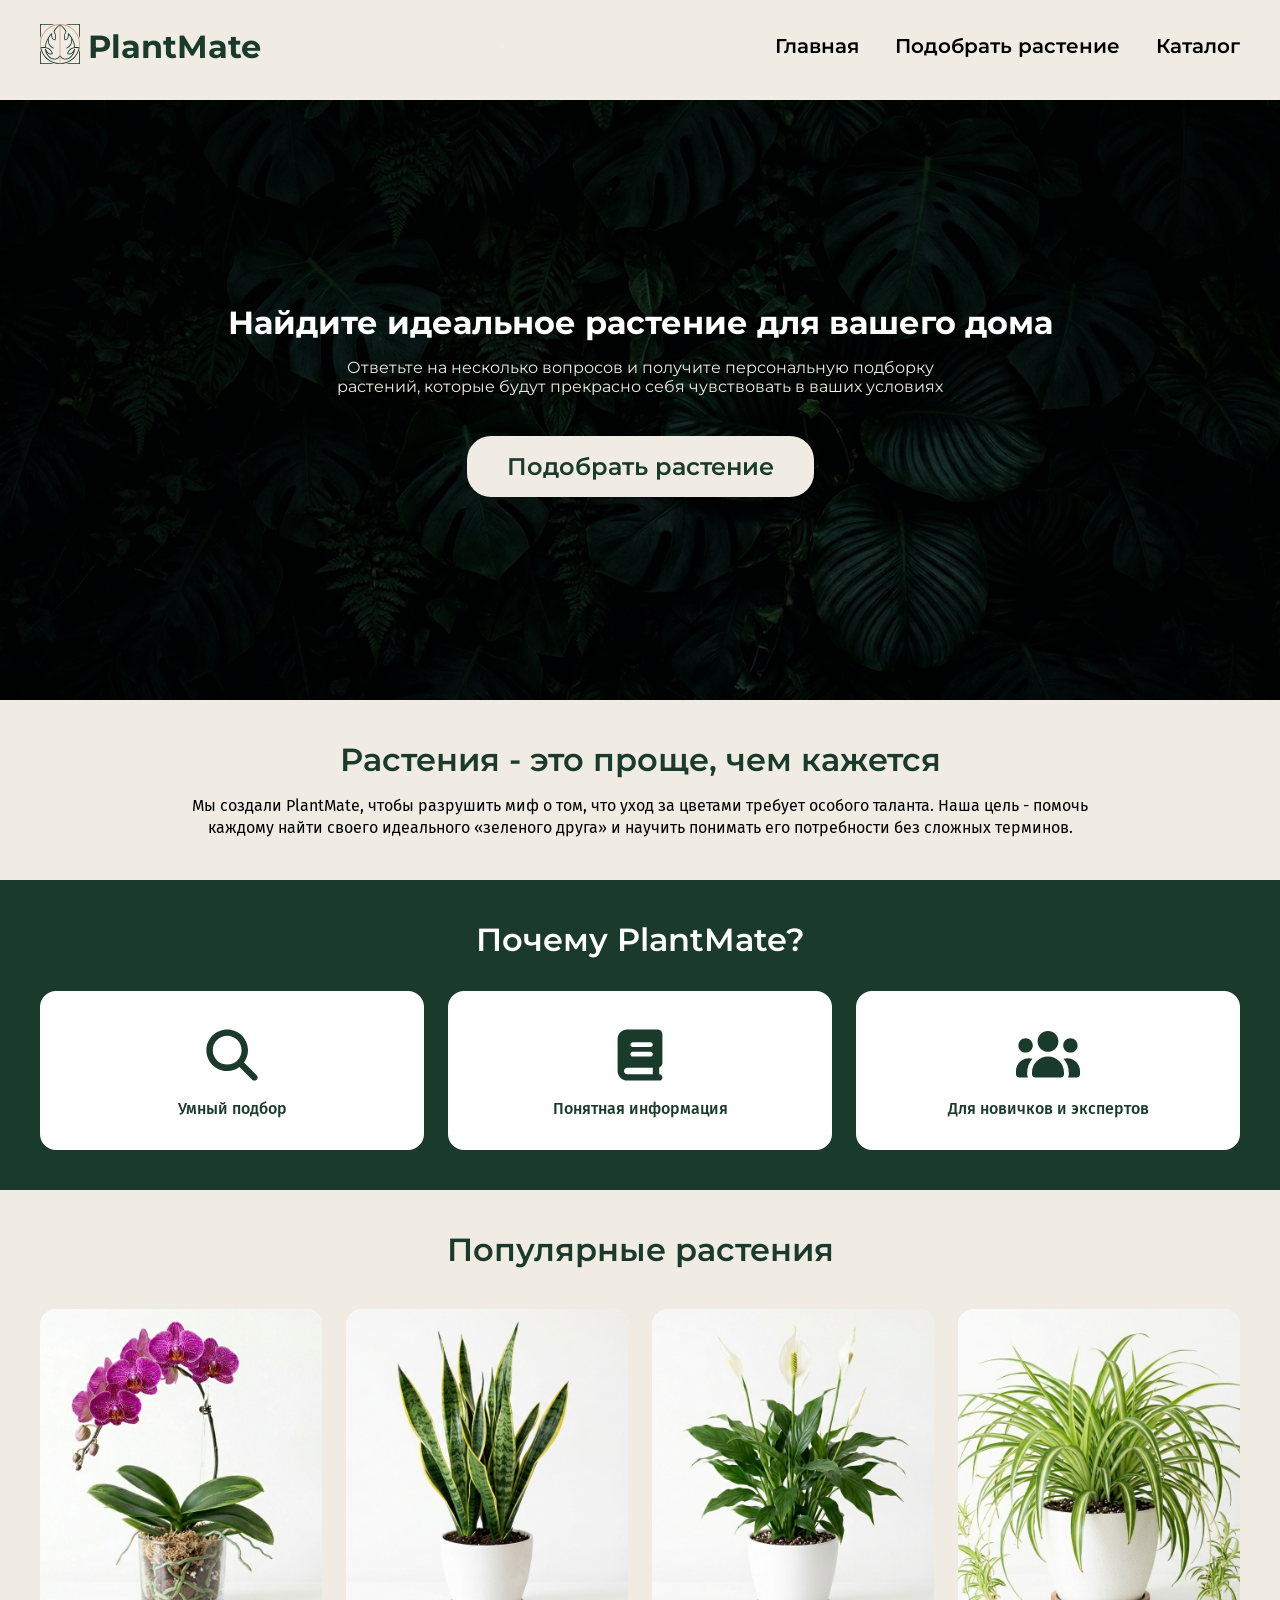
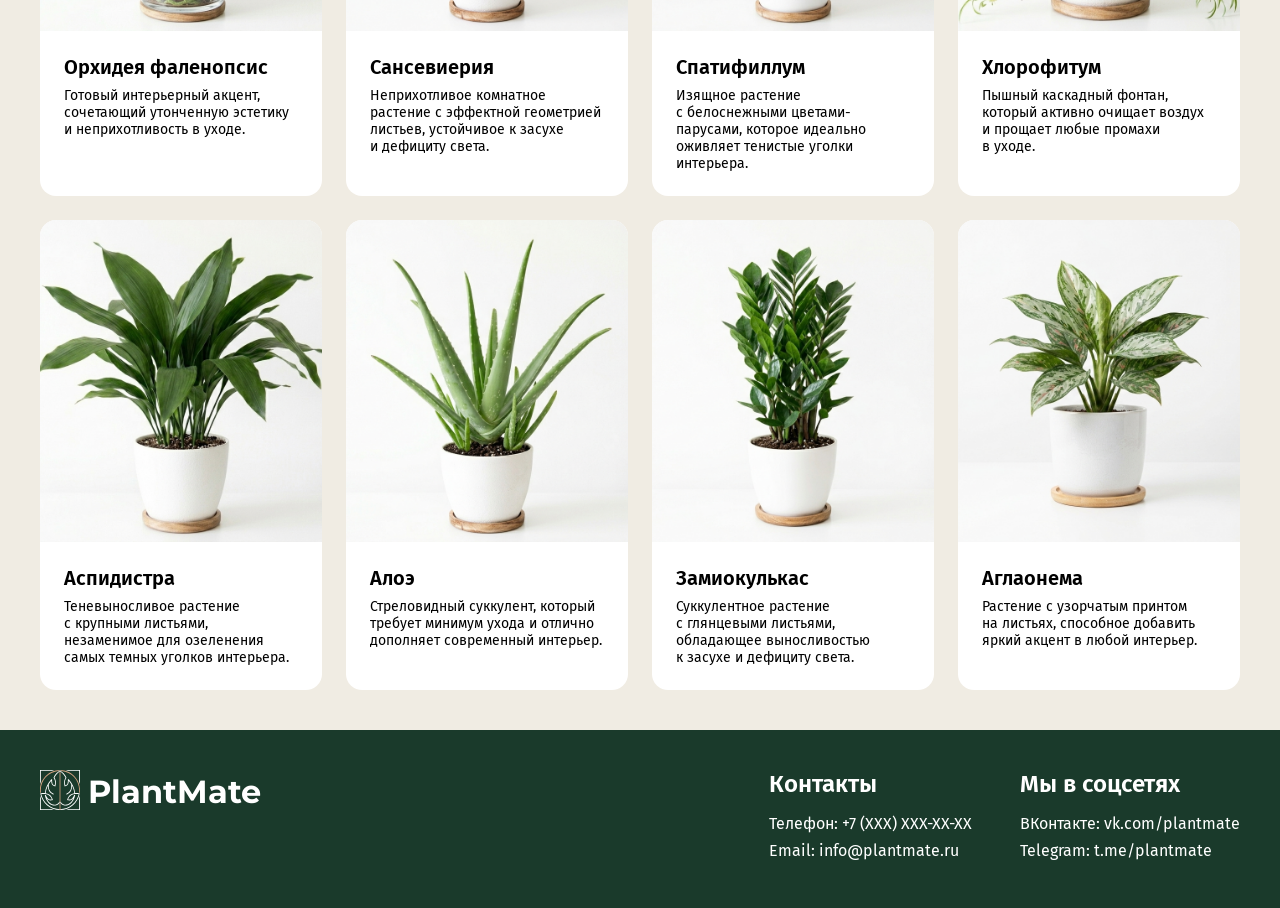
<file: Проект/index.html>
<!DOCTYPE html>
<html>
    <head>
        <meta charset="UTF-8">
        <meta name="viewport" content="width=device-width, initial-scale=1.0">
        <title>PlantMate - Найдите идеальное растение</title>
        <link rel="stylesheet" href="./styles/style.css">
        <meta name="keywords" content="подбор домашних растений, комнатные растения, неприхотливые комнатные растения,
                                       растения для дома, цветы в квартиру, какие растения выбрать, онлайн подбор растений,
                                       безопасные растения для кошек, безопасные растения для собак"/>
        <link rel="preconnect" href="https://fonts.googleapis.com">
        <link rel="preconnect" href="https://fonts.gstatic.com" crossorigin>
        <link href="https://fonts.googleapis.com/css2?family=Fira+Sans:wght@300;400;500;600;700;800&family=Montserrat:wght@400;500;600;700;800&display=swap" rel="stylesheet">
    </head>
    <body>
        <header class="header">
            <div class="container">
                <div class="logo">
                    <div class="logo-icon"><img src="./images/logo.svg" alt="Логотип" width="40" height="40"></div>
                    <span class="logo-text">PlantMate</span>
                </div>
                <button class="menu-toggle" id="menuToggle">
                    <span></span>
                    <span></span>
                    <span></span>
                </button>
                <nav class="nav" id="mainNav">
                    <a href="">Главная</a>
                    <a href="./quiz.html">Подобрать растение</a>
                    <a href="./catalog.html">Каталог</a>
                </nav>
            </div>
        </header>
        <main>
            <section class="hero">
                <h1>Найдите идеальное растение для&nbsp;вашего дома</h1>
                <div class="hero-info">
                    <p>Ответьте на&nbsp;несколько вопросов и&nbsp;получите персональную подборку растений, которые будут прекрасно себя чувствовать в&nbsp;ваших&nbsp;условиях</p>
                </div>
                <a class="btn-main" href="./quiz.html">Подобрать растение</a>
            </section>

            <section class="about-us">
                <h2>Растения - это проще, чем&nbsp;кажется</h2>
                <p>Мы создали PlantMate, чтобы разрушить миф о&nbsp;том, что&nbsp;уход за&nbsp;цветами требует особого таланта. Наша&nbsp;цель - помочь каждому найти своего идеального «зеленого друга» и&nbsp;научить понимать его потребности без&nbsp;сложных терминов.</p>
            </section>

            <section class="features">
                <h2>Почему PlantMate?</h2>
                <div class="features-grid">
                    <div class="feature-card">
                        <div class="icon"><img src="./images/magnifying-glass.svg" width="64" height="64"></div>
                        <p>Умный подбор</p>
                    </div>
                    <div class="feature-card">
                        <div class="icon"><img src="./images/book.svg" width="64" height="64"></div>
                        <p>Понятная информация</p>
                    </div>
                    <div class="feature-card">
                        <div class="icon"><img src="./images/users.svg" width="64" height="64"></div>
                        <p>Для новичков и экспертов</p>
                    </div>
                </div>
            </section>

            <section class="catalog">
                <h2>Популярные растения</h2>
                    <div class="plants-grid plants-slider">
                        <a href="./plant.html?id=orchid" class="plant-card">
                            <img src="./images/orchid.png" alt="Орхидея фаленопсис">
                            <div class="plant-info">
                                <h3>Орхидея фаленопсис</h3>
                                <p>Готовый интерьерный акцент, сочетающий утонченную эстетику и&nbsp;неприхотливость в&nbsp;уходе.</p>
                            </div>
                        </a>
                        <a href="./plant.html?id=sansevieria" class="plant-card">
                            <img src="./images/sansevieria.png" alt="Сансевиерия">
                            <div class="plant-info">
                                <h3>Сансевиерия</h3>
                                <p>Неприхотливое комнатное растение с&nbsp;эффектной геометрией листьев, устойчивое к&nbsp;засухе и&nbsp;дефициту света.</p>
                            </div>
                        </a>
                        <a href="./plant.html?id=spathiphyllum" class="plant-card">
                            <img src="./images/spathiphyllum.png" alt="Спатифиллум">
                            <div class="plant-info">
                                <h3>Спатифиллум</h3>
                                <p>Изящное растение с&nbsp;белоснежными цветами-парусами, которое идеально оживляет тенистые уголки интерьера.</p>
                            </div>
                        </a>
                        <a href="./plant.html?id=chlorophytum" class="plant-card">
                            <img src="./images/chlorophytum.png" alt="Хлорофитум">
                            <div class="plant-info">
                                <h3>Хлорофитум</h3>
                                <p>Пышный каскадный фонтан, который активно очищает воздух и&nbsp;прощает любые промахи в&nbsp;уходе.</p>
                            </div>
                        </a>
                        <a href="./plant.html?id=aspidistra" class="plant-card">
                            <img src="./images/aspidistra.png" alt="Аспидистра">
                            <div class="plant-info">
                                <h3>Аспидистра</h3>
                                <p>Теневыносливое растение с&nbsp;крупными листьями, незаменимое для&nbsp;озеленения самых темных уголков интерьера.</p>
                            </div>
                        </a>
                        <a href="./plant.html?id=aloe" class="plant-card">
                            <img src="./images/aloe.png" alt="Алоэ">
                            <div class="plant-info">
                                <h3>Алоэ</h3>
                                <p>Стреловидный суккулент, который требует минимум ухода и&nbsp;отлично дополняет современный интерьер.</p>
                            </div>
                        </a>
                        <a href="./plant.html?id=zamioculcas" class="plant-card">
                            <img src="./images/zamioculcas.png" alt="Замиокулькас">
                            <div class="plant-info">
                                <h3>Замиокулькас</h3>
                                <p>Суккулентное растение с&nbsp;глянцевыми листьями, обладающее выносливостью к&nbsp;засухе и&nbsp;дефициту света.</p>
                            </div>
                        </a>
                        <a href="./plant.html?id=aglaonema" class="plant-card">
                            <img src="./images/aglaonema.png" alt="Аглаонема">
                            <div class="plant-info">
                                <h3>Аглаонема</h3>
                                <p>Растение с&nbsp;узорчатым принтом на&nbsp;листьях, способное добавить яркий акцент в&nbsp;любой интерьер.</p>
                            </div>
                        </a>
                    </div>
                </section>
        </main>

        <footer class="footer">
            <div class="container">
                <div class="logo">
                    <div class="logo-icon"><img src="./images/logo-white.svg" alt="Логотип" width="40" height="40"></div>
                    <span class="logo-text">PlantMate</span>
                </div>
                <div class="contacts">
                    <div class="contact-us">
                        <h3>Контакты</h3>
                        <div class="contacts-container">
                            <p>Телефон: +7 (XXX) XXX-XX-XX</p>
                            <p>Email: info@plantmate.ru</p>
                        </div>
                    </div>
                    <div class="contact-us">
                        <h3>Мы в соцсетях</h3>
                        <div class="contacts-container">
                            <p>ВКонтакте: <span class="link">vk.com/plantmate</span></p>
                            <p>Telegram: <span class="link">t.me/plantmate</span></p>
                        </div>
                    </div>
                </div>
            </div>
        </footer>

        <script>
            const menuToggle = document.getElementById('menuToggle');
                const mainNav = document.getElementById('mainNav');
                
                if (menuToggle && mainNav) {
                    menuToggle.addEventListener('click', function() {
                        menuToggle.classList.toggle('active');
                        mainNav.classList.toggle('active');
                        document.body.classList.toggle('menu-open');
                    });
                    
                    const navLinks = mainNav.querySelectorAll('a');
                    
                    navLinks.forEach(link => {
                        link.addEventListener('click', function() {
                            menuToggle.classList.remove('active');
                            mainNav.classList.remove('active');
                            document.body.classList.remove('menu-open');
                        });
                    });
                }
        </script>
    </body>
</html>
</file>
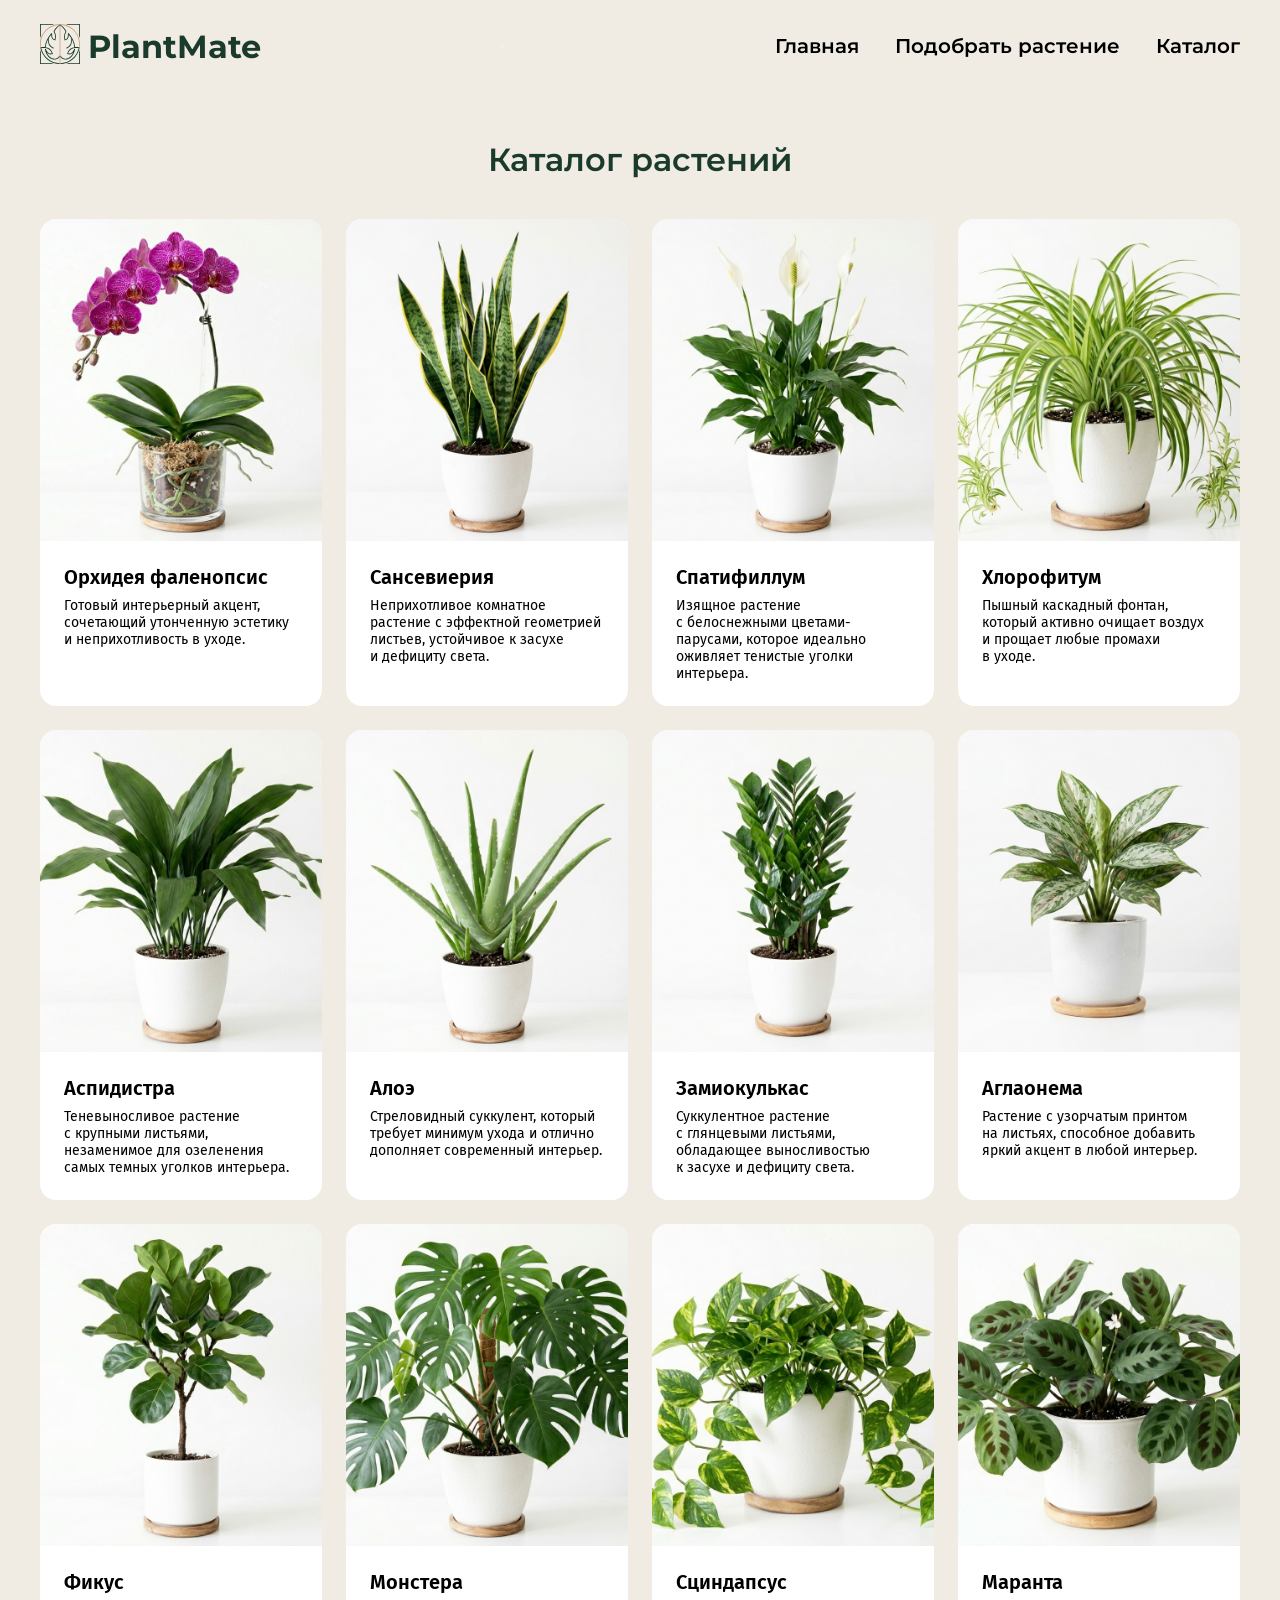
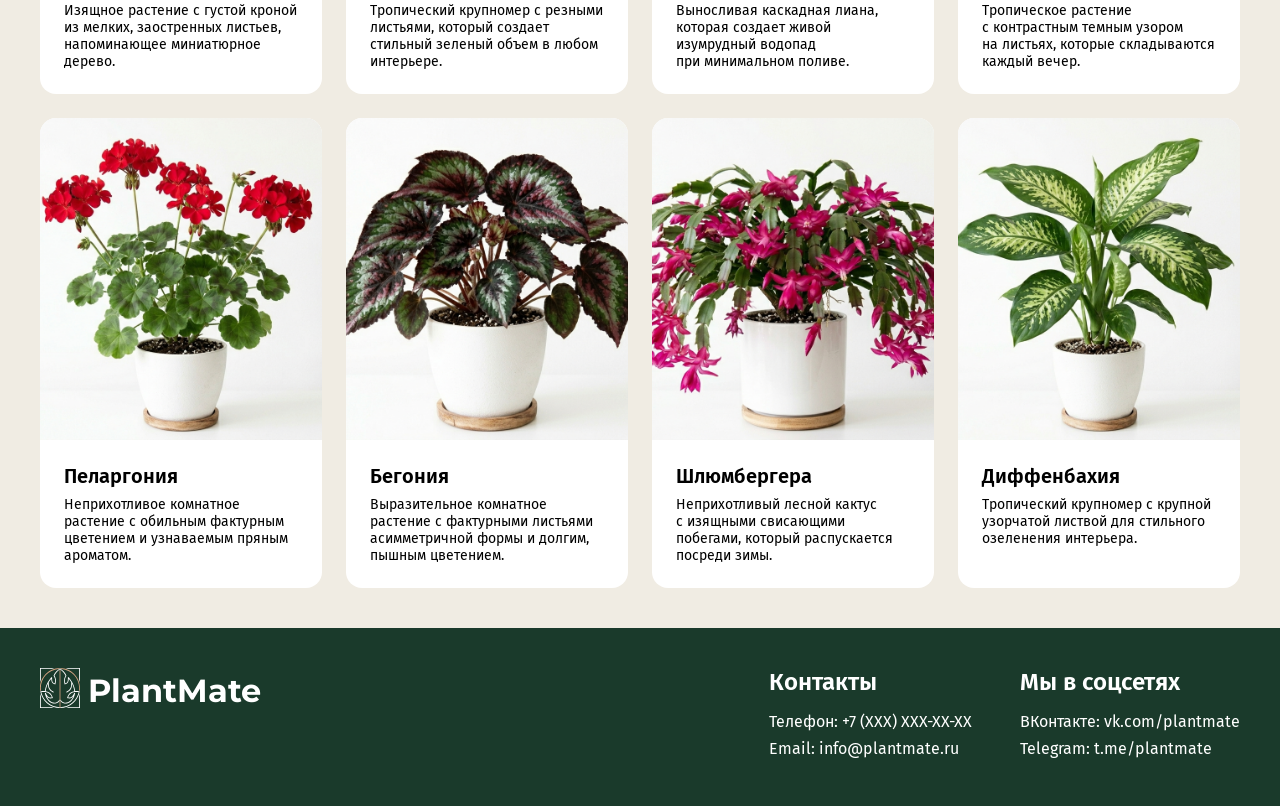
<file: Проект/catalog.html>
<!DOCTYPE html>
<html>
    <head>
        <meta charset="UTF-8">
        <meta name="viewport" content="width=device-width, initial-scale=1.0">
        <title>PlantMate - Каталог</title>
        <link rel="stylesheet" href="./styles/style.css">
        <link rel="preconnect" href="https://fonts.googleapis.com">
        <link rel="preconnect" href="https://fonts.gstatic.com" crossorigin>
        <link href="https://fonts.googleapis.com/css2?family=Fira+Sans:wght@300;400;500;600;700;800&family=Montserrat:wght@400;500;600;700;800&display=swap" rel="stylesheet">
    </head>
    <body>
        <header class="header">
            <div class="container">
                <div class="logo">
                    <div class="logo-icon"><img src="./images/logo.svg" alt="Логотип" width="40" height="40"></div>
                    <span class="logo-text">PlantMate</span>
                </div>
                <button class="menu-toggle" id="menuToggle">
                    <span></span>
                    <span></span>
                    <span></span>
                </button>
                <nav class="nav" id="mainNav">
                    <a href="./index.html">Главная</a>
                    <a href="./quiz.html">Подобрать растение</a>
                    <a href="./catalog.html">Каталог</a>
                </nav>
            </div>
        </header>
        <main class="catalog catalog-page">
            <h2>Каталог растений</h2>
            <div class="plants-grid">
                <a href="./plant.html?id=orchid" class="plant-card">
                    <img src="./images/orchid.png" alt="Орхидея фаленопсис">
                    <div class="plant-info">
                        <h3>Орхидея фаленопсис</h3>
                        <p>Готовый интерьерный акцент, сочетающий утонченную эстетику и&nbsp;неприхотливость в&nbsp;уходе.</p>
                    </div>
                </a>
                <a href="./plant.html?id=sansevieria" class="plant-card">
                    <img src="./images/sansevieria.png" alt="Сансевиерия">
                    <div class="plant-info">
                        <h3>Сансевиерия</h3>
                        <p>Неприхотливое комнатное растение с&nbsp;эффектной геометрией листьев, устойчивое к&nbsp;засухе и&nbsp;дефициту света.</p>
                    </div>
                </a>
                <a href="./plant.html?id=spathiphyllum" class="plant-card">
                    <img src="./images/spathiphyllum.png" alt="Спатифиллум">
                    <div class="plant-info">
                        <h3>Спатифиллум</h3>
                        <p>Изящное растение с&nbsp;белоснежными цветами-парусами, которое идеально оживляет тенистые уголки интерьера.</p>
                    </div>
                </a>
                <a href="./plant.html?id=chlorophytum" class="plant-card">
                    <img src="./images/chlorophytum.png" alt="Хлорофитум">
                    <div class="plant-info">
                        <h3>Хлорофитум</h3>
                        <p>Пышный каскадный фонтан, который активно очищает воздух и&nbsp;прощает любые промахи в&nbsp;уходе.</p>
                    </div>
                </a>
                <a href="./plant.html?id=aspidistra" class="plant-card">
                    <img src="./images/aspidistra.png" alt="Аспидистра">
                    <div class="plant-info">
                        <h3>Аспидистра</h3>
                        <p>Теневыносливое растение с&nbsp;крупными листьями, незаменимое для&nbsp;озеленения самых темных уголков интерьера.</p>
                    </div>
                </a>
                <a href="./plant.html?id=aloe" class="plant-card">
                    <img src="./images/aloe.png" alt="Алоэ">
                    <div class="plant-info">
                        <h3>Алоэ</h3>
                        <p>Стреловидный суккулент, который требует минимум ухода и&nbsp;отлично дополняет современный интерьер.</p>
                    </div>
                </a>
                <a href="./plant.html?id=zamioculcas" class="plant-card">
                    <img src="./images/zamioculcas.png" alt="Замиокулькас">
                    <div class="plant-info">
                        <h3>Замиокулькас</h3>
                        <p>Суккулентное растение с&nbsp;глянцевыми листьями, обладающее выносливостью к&nbsp;засухе и&nbsp;дефициту света.</p>
                    </div>
                </a>
                <a href="./plant.html?id=aglaonema" class="plant-card">
                    <img src="./images/aglaonema.png" alt="Аглаонема">
                    <div class="plant-info">
                        <h3>Аглаонема</h3>
                        <p>Растение с&nbsp;узорчатым принтом на&nbsp;листьях, способное добавить яркий акцент в&nbsp;любой интерьер.</p>
                    </div>
                </a>
                <a href="./plant.html?id=ficus" class="plant-card">
                    <img src="./images/ficus.png" alt="Фикус">
                    <div class="plant-info">
                        <h3>Фикус</h3>
                        <p>Изящное растение с&nbsp;густой кроной из&nbsp;мелких, заостренных листьев, напоминающее миниатюрное дерево.</p>
                    </div>
                </a>
                <a href="./plant.html?id=monstera" class="plant-card">
                    <img src="./images/monstera.png" alt="Монстера">
                    <div class="plant-info">
                        <h3>Монстера</h3>
                        <p>Тропический крупномер с&nbsp;резными листьями, который создает стильный зеленый объем в&nbsp;любом интерьере.</p>
                    </div>
                </a>
                <a href="./plant.html?id=scindapsus" class="plant-card">
                    <img src="./images/scindapsus.png" alt="Сциндапсус">
                    <div class="plant-info">
                        <h3>Сциндапсус</h3>
                        <p>Выносливая каскадная лиана, которая создает живой изумрудный водопад при&nbsp;минимальном поливе.</p>
                    </div>
                </a>
                <a href="./plant.html?id=maranta" class="plant-card">
                    <img src="./images/maranta.png" alt="Маранта">
                    <div class="plant-info">
                        <h3>Маранта</h3>
                        <p>Тропическое растение с&nbsp;контрастным темным узором на&nbsp;листьях, которые складываются каждый вечер.</p>
                    </div>
                </a>
                <a href="./plant.html?id=pelargonium" class="plant-card">
                    <img src="./images/pelargonium.png" alt="Пеларгония">
                    <div class="plant-info">
                        <h3>Пеларгония</h3>
                        <p>Неприхотливое комнатное растение с&nbsp;обильным фактурным цветением и&nbsp;узнаваемым пряным ароматом.</p>
                    </div>
                </a>
                <a href="./plant.html?id=begonia" class="plant-card">
                    <img src="./images/begonia.png" alt="Бегония">
                    <div class="plant-info">
                        <h3>Бегония</h3>
                        <p>Выразительное комнатное растение с&nbsp;фактурными листьями асимметричной формы и&nbsp;долгим, пышным цветением.</p>
                    </div>
                </a>
                <a href="./plant.html?id=schlumbergera" class="plant-card">
                    <img src="./images/schlumbergera.png" alt="Шлюмбергера">
                    <div class="plant-info">
                        <h3>Шлюмбергера</h3>
                        <p>Неприхотливый лесной кактус с&nbsp;изящными свисающими побегами, который распускается посреди зимы.</p>
                    </div>
                </a>
                <a href="./plant.html?id=dieffenbachia" class="plant-card">
                    <img src="./images/dieffenbachia.png" alt="Диффенбахия">
                    <div class="plant-info">
                        <h3>Диффенбахия</h3>
                        <p>Тропический крупномер с&nbsp;крупной узорчатой листвой для&nbsp;стильного озеленения интерьера.</p>
                    </div>
                </a>
            </div>
        </main>
        
        <footer class="footer">
            <div class="container">
                <div class="logo">
                    <div class="logo-icon"><img src="./images/logo-white.svg" alt="Логотип" width="40" height="40"></div>
                    <span class="logo-text">PlantMate</span>
                </div>
                <div class="contacts">
                    <div class="contact-us">
                        <h3>Контакты</h3>
                        <div class="contacts-container">
                            <p>Телефон: +7 (XXX) XXX-XX-XX</p>
                            <p>Email: info@plantmate.ru</p>
                        </div>
                    </div>
                    <div class="contact-us">
                        <h3>Мы в соцсетях</h3>
                        <div class="contacts-container">
                            <p>ВКонтакте: <span class="link">vk.com/plantmate</span></p>
                            <p>Telegram: <span class="link">t.me/plantmate</span></p>
                        </div>
                    </div>
                </div>
            </div>
        </footer>

            <script>
                const menuToggle = document.getElementById('menuToggle');
                const mainNav = document.getElementById('mainNav');
                
                if (menuToggle && mainNav) {
                    menuToggle.addEventListener('click', function() {
                        menuToggle.classList.toggle('active');
                        mainNav.classList.toggle('active');
                        document.body.classList.toggle('menu-open');
                    });
                    
                    const navLinks = mainNav.querySelectorAll('a');
                    
                    navLinks.forEach(link => {
                        link.addEventListener('click', function() {
                            menuToggle.classList.remove('active');
                            mainNav.classList.remove('active');
                            document.body.classList.remove('menu-open');
                        });
                    });
                }
        </script>
    </body>
</html>
</file>
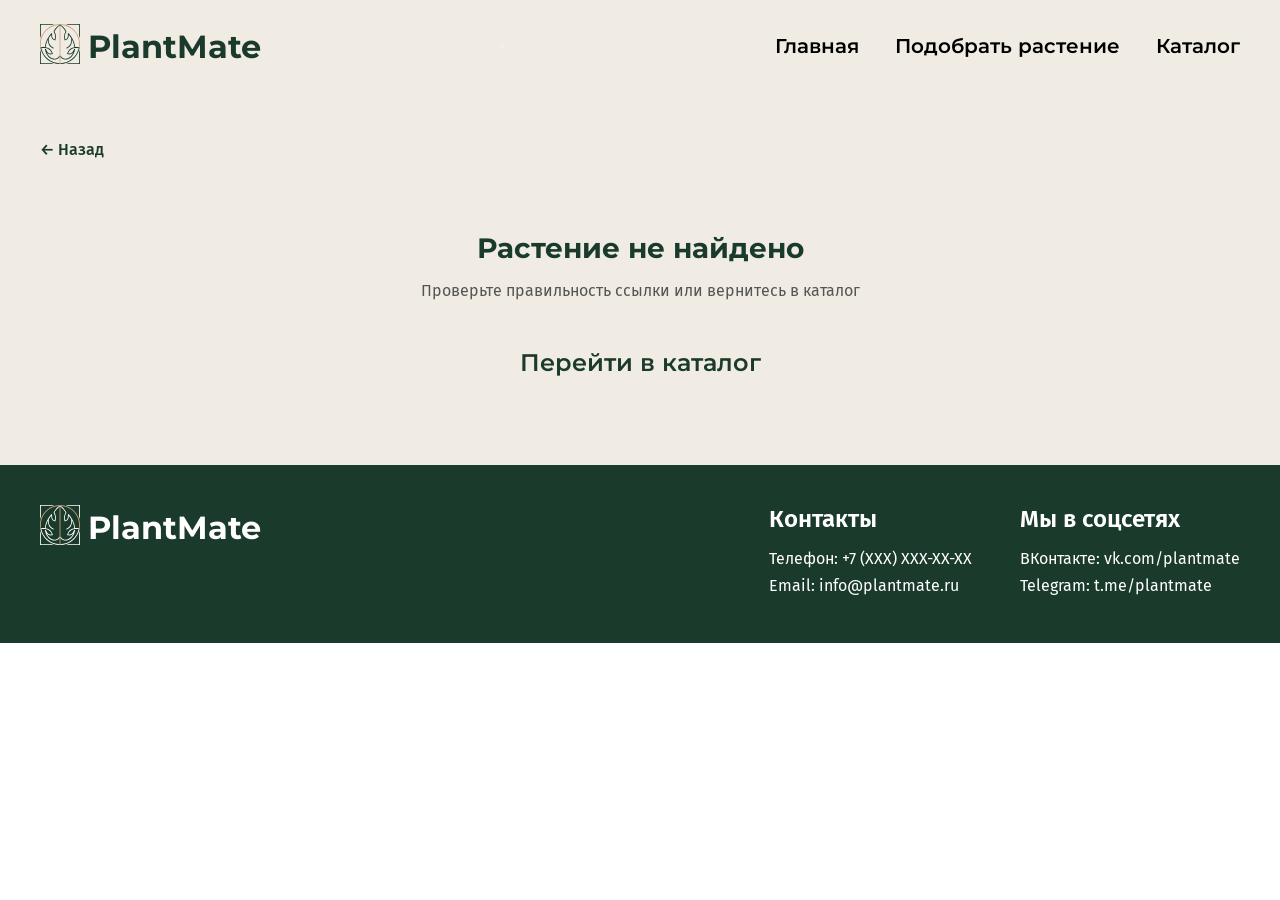
<file: Проект/plant.html>
<!DOCTYPE html>
<html>
    <head>
        <meta charset="UTF-8">
        <meta name="viewport" content="width=device-width, initial-scale=1.0">
        <title>PlantMate - Информация о растении</title>
        <link rel="stylesheet" href="./styles/style.css">
        <link rel="preconnect" href="https://fonts.googleapis.com">
        <link rel="preconnect" href="https://fonts.gstatic.com" crossorigin>
        <link href="https://fonts.googleapis.com/css2?family=Fira+Sans:wght@300;400;500;600;700;800&family=Montserrat:wght@400;500;600;700;800&display=swap" rel="stylesheet">
    </head>
    <body>
        <header class="header">
            <div class="container">
                <div class="logo">
                    <div class="logo-icon"><img src="./images/logo.svg" alt="Логотип" width="40" height="40"></div>
                    <span class="logo-text">PlantMate</span>
                </div>
                <button class="menu-toggle" id="menuToggle">
                    <span></span>
                    <span></span>
                    <span></span>
                </button>
                <nav class="nav" id="mainNav">
                    <a href="./index.html">Главная</a>
                    <a href="./quiz.html">Подобрать растение</a>
                    <a href="./catalog.html">Каталог</a>
                </nav>
            </div>
        </header>

        <main>
            <div class="plant-detail" id="plantDetail">
            </div>
        </main>

        <footer class="footer">
            <div class="container">
                <div class="logo">
                    <div class="logo-icon"><img src="./images/logo-white.svg" alt="Логотип" width="40" height="40"></div>
                    <span class="logo-text">PlantMate</span>
                </div>
                <div class="contacts">
                    <div class="contact-us">
                        <h3>Контакты</h3>
                        <div class="contacts-container">
                            <p>Телефон: +7 (XXX) XXX-XX-XX</p>
                            <p>Email: info@plantmate.ru</p>
                        </div>
                    </div>
                    <div class="contact-us">
                        <h3>Мы в соцсетях</h3>
                        <div class="contacts-container">
                            <p>ВКонтакте: <span class="link">vk.com/plantmate</span></p>
                            <p>Telegram: <span class="link">t.me/plantmate</span></p>
                        </div>
                    </div>
                </div>
            </div>
        </footer>

        <script src="./scripts/plants-data.js"></script>
        <script src="./scripts/plant-detail.js"></script>
        <script>
            const menuToggle = document.getElementById('menuToggle');
                const mainNav = document.getElementById('mainNav');
                
                if (menuToggle && mainNav) {
                    menuToggle.addEventListener('click', function() {
                        menuToggle.classList.toggle('active');
                        mainNav.classList.toggle('active');
                        document.body.classList.toggle('menu-open');
                    });
                    
                    const navLinks = mainNav.querySelectorAll('a');
                    
                    navLinks.forEach(link => {
                        link.addEventListener('click', function() {
                            menuToggle.classList.remove('active');
                            mainNav.classList.remove('active');
                            document.body.classList.remove('menu-open');
                        });
                    });
                }
        </script>
    
    </body>
</html>
</file>
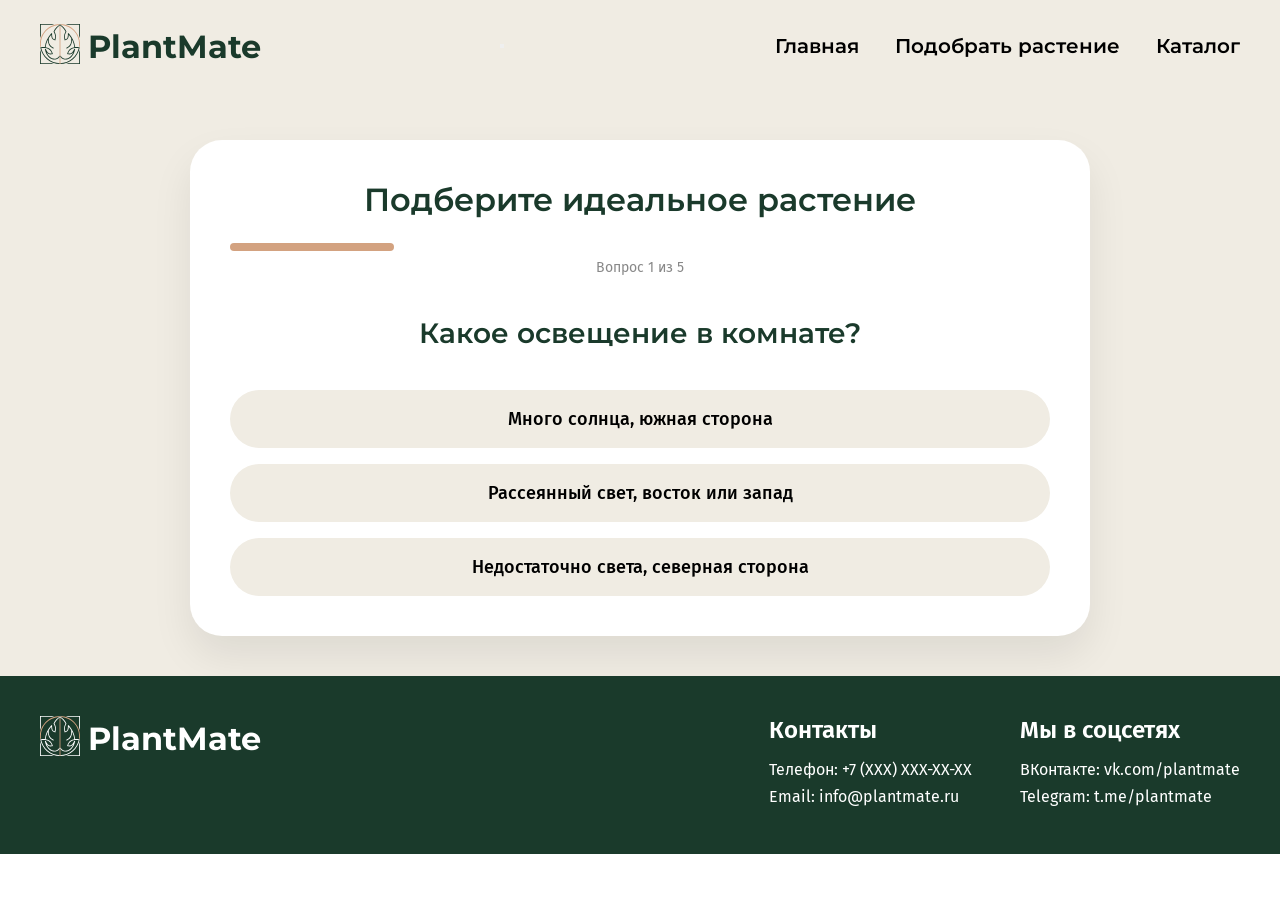
<file: Проект/quiz.html>
<!DOCTYPE html>
<html>
    <head>
        <meta charset="UTF-8">
        <meta name="viewport" content="width=device-width, initial-scale=1.0">
        <title>PlantMate - Подбор растений</title>
        <link rel="stylesheet" href="./styles/style.css">
        <link rel="preconnect" href="https://fonts.googleapis.com">
        <link rel="preconnect" href="https://fonts.gstatic.com" crossorigin>
        <link href="https://fonts.googleapis.com/css2?family=Fira+Sans:wght@300;400;500;600;700;800&family=Montserrat:wght@400;500;600;700;800&display=swap" rel="stylesheet">
    </head>
    <body>
        <header class="header">
            <div class="container">
                <div class="logo">
                    <div class="logo-icon"><img src="./images/logo.svg" alt="Логотип" width="40" height="40"></div>
                    <span class="logo-text">PlantMate</span>
                </div>
                <button class="menu-toggle" id="menuToggle">
                    <span></span>
                    <span></span>
                    <span></span>
                </button>
                <nav class="nav" id="mainNav">
                    <a href="./index.html">Главная</a>
                    <a href="">Подобрать растение</a>
                    <a href="./catalog.html">Каталог</a>
                </nav>
            </div>
        </header>

        <main>
            <div class="quiz-container" id="quizContainer">
            </div>
        </main>

        <footer class="footer">
            <div class="container">
                <div class="logo">
                    <div class="logo-icon"><img src="./images/logo-white.svg" alt="Логотип" width="40" height="40"></div>
                    <span class="logo-text">PlantMate</span>
                </div>
                <div class="contacts">
                    <div class="contact-us">
                        <h3>Контакты</h3>
                        <div class="contacts-container">
                            <p>Телефон: +7 (XXX) XXX-XX-XX</p>
                            <p>Email: info@plantmate.ru</p>
                        </div>
                    </div>
                    <div class="contact-us">
                        <h3>Мы в соцсетях</h3>
                        <div class="contacts-container">
                            <p>ВКонтакте: <span class="link">vk.com/plantmate</span></p>
                            <p>Telegram: <span class="link">t.me/plantmate</span></p>
                        </div>
                    </div>
                </div>
            </div>
        </footer>

        <script src="./scripts/plants-data.js"></script>
        <script src="./scripts/quiz.js"></script>
        <script>
            const menuToggle = document.getElementById('menuToggle');
                const mainNav = document.getElementById('mainNav');
                
                if (menuToggle && mainNav) {
                    menuToggle.addEventListener('click', function() {
                        menuToggle.classList.toggle('active');
                        mainNav.classList.toggle('active');
                        document.body.classList.toggle('menu-open');
                    });
                    
                    const navLinks = mainNav.querySelectorAll('a');
                    
                    navLinks.forEach(link => {
                        link.addEventListener('click', function() {
                            menuToggle.classList.remove('active');
                            mainNav.classList.remove('active');
                            document.body.classList.remove('menu-open');
                        });
                    });
                }
        </script>
    </body>
</html>
</file>
<file: Проект/styles/style.css>
:root {
    --primary-color: #F0ECE3;
    --secondary-color: #1A3A2B;
    --accent-color: #D3A280;
    --unit: 8px;
    --font-primary: 'Montserrat', sans-serif;
    --font-secondary: 'Fira Sans', sans-serif;
}

* {
    margin: 0;
    padding: 0;
    box-sizing: border-box;
}

body {
    background-color: white;
    max-width: 1440px;
    margin: 0 auto;
}

.container {
    margin: 0 auto;
}

.header {
    font-family: var(--font-primary);
    align-items: flex-start;
    padding: calc(var(--unit)*3) calc(var(--unit)*5);
    width: 100%;
    height: 100px;
    background: var(--primary-color);
    position: sticky;
    top: 0;
    z-index: 1000;
}

.header .container {
    display: flex;
    justify-content: space-between;
    align-items: center;
}

.header .logo {
    display: flex;
    align-items: center;
    gap: var(--unit);
}

.header .logo-text {
    font-weight: 700;
    font-size: 32px;
    color: var(--secondary-color);
}

.nav a {
    text-decoration: none;
    color: black;
    margin-left: 32px;
    font-style: normal;
    font-weight: 600;
    font-size: 20px;
}

.nav a:hover {
    text-decoration: underline;
    color: var(--secondary-color);
}

.hero {
    background-image: url("../images/background.png");
    background-size: cover;
    background-repeat: no-repeat;
    background-position: center;
    padding: 80px;
    text-align: center;
    align-items: center;
    font-family: var(--font-primary);
    height: 600px;
    display: flex;
    flex-direction: column;
    justify-content: center;
    align-items: center;
}

.hero h1 {
    font-size: 32px;
    font-weight: 700;
    color: white;
    margin-bottom: 16px;
    margin-left: auto;
    margin-right: auto;
}

.hero-info {
    max-width: 668px;
    margin: 0 auto;
}

.hero p {
    font-weight: 400;
    font-size: 16px;
    text-align: center;
    color: var(--primary-color);
    margin: 0 auto calc(var(--unit)*5);
}

.btn-main {
    font-family: var(--font-primary);
    background-color: var(--primary-color);
    color: var(--secondary-color);
    border: none;
    padding: calc(var(--unit)*2) calc(var(--unit)*5);
    font-style: normal;
    font-weight: 600;
    font-size: 24px;
    border-radius: 24px;
    cursor: pointer;
    text-decoration: none;
    transition: box-shadow 0.3s ease;
}

.btn-main:hover {
    box-shadow: inset 0 0 0 4px var(--accent-color);
}

.about-us, .features, .catalog {
    padding: calc(var(--unit)*5);
}

.catalog-quiz {
    padding: 0;
}

.about-us {
    background-color: var(--primary-color);
    display: flex;
    flex-direction: column;
    justify-content: center;
    align-items: center;
}

.about-us h2 {
    font-family: var(--font-primary);
    font-weight: 600;
    font-size: 32px;
    text-align: center;
    color: var(--secondary-color);
    margin-bottom: calc(var(--unit)*2);
}

.about-us p {
    font-family: var(--font-secondary);
    font-weight: 400;
    font-size: 16px;
    line-height: 1.4;
    text-align: center;
    color: black;
    max-width: 898px;
}

.features {
    background-color: var(--secondary-color);
}

.features h2 {
    font-family: var(--font-primary);
    font-weight: 600;
    font-size: 32px;
    text-align: center;
    color: white;
    margin-bottom: calc(var(--unit)*4);
}

.features-grid {
    display: flex;
    gap: calc(var(--unit)*3);
    justify-content: center;
}

.feature-card {
    background-color: white;
    flex: 1;
    padding: calc(var(--unit)*4) calc(var(--unit)*3);
    border-radius: 16px;
    display: flex;
    flex-direction: column;
    align-items: center;
    justify-content: center;
    transition: transform 0.3s ease;
}

.feature-card:hover {
    transform: translateY(-5px);
}

.feature-card .icon {
    margin-bottom: var(--unit);
}

.feature-card p {
    font-family: var(--font-secondary);
    font-weight: 500;
    font-size: 16px;
    text-align: center;
    color: var(--secondary-color);
}

.catalog {
    text-align: center;
    background-color: var(--primary-color);
}

.catalog h2 {
    font-family: var(--font-primary);
    font-weight: 600;
    font-size: 32px;
    color: var(--secondary-color);
    margin-bottom: calc(var(--unit)*5);
}

.plants-grid {
    display: grid;
    grid-template-columns: repeat(4, 1fr);
    gap: calc(var(--unit)*3);
}

.plant-card {
    background: white;
    border-radius: 16px;
    overflow: hidden;
    display: flex;
    flex-direction: column;
    text-align: left;
    transition: transform 0.3s ease;
    text-decoration: none;
}

.plant-card:hover {
    transform: translateY(-8px);
}

.plant-card img {
    width: 100%;
    height: 322px;
    object-fit: cover;
    background: #f0f0f0;
}

.plant-info {
    font-family: var(--font-secondary);
    color: black;
    padding: calc(var(--unit)*3);
}

.plant-info h3 {
    font-size: 20px;
    font-weight: 600;
    margin-bottom: var(--unit);
}

.plant-info p {
    font-size: 14px;
    font-weight: 400;
}

.footer {
    background-color: var(--secondary-color);
    width: 100%;
    padding: calc(var(--unit)*5);
}

.footer .container {
    display: flex;
    justify-content: space-between;
    align-items: flex-start;
}

.footer .logo {
    display: flex;
    align-items: center;
    gap: var(--unit);
}

.footer .logo-text {
    font-family: var(--font-primary);
    font-weight: 700;
    font-size: 32px;
    color: white;
}

.footer .contacts {
    display: flex;
    gap: calc(var(--unit)*6);
    color: white;
    font-family: var(--font-secondary);
}

.contact-us {
    text-align: left;
}

.contacts-container {
    text-align: left;
}

.contact-us h3 {
    font-size: 24px;
    font-weight: 600;
    margin-bottom: calc(var(--unit)*2);
}

.contact-us p {
    font-size: 16px;
    font-weight: 400;
    margin-bottom: var(--unit);
}

.contact-us p .link {
    transition: color 0.3 ease;
    cursor: pointer;
}

.contact-us p .link:hover {
    text-decoration: underline;
    color: var(--accent-color);
}

.plant-container {
    background-color: white;
    border-radius: 24px;
    display: grid;
    grid-template-columns: 1fr 1fr;
    gap: calc(var(--unit)*3);
    padding: calc(var(--unit)*3);
}

.plant-detail {
    margin: 0 auto;
    padding: calc(var(--unit)*5);
    background-color: var(--primary-color);
    display: flex;
    flex-direction: column;
    gap: calc(var(--unit)*2);
}

.plant-image img {
    width: 668px;
    height: 668px;
    border-radius: 24px;
    object-fit: cover;
    display: block;
}

.plant-info-detailed {
    display: flex;
    flex-direction: column;
    width: 100%;
    max-width: 628px;
}

.plant-info-detailed h1 {
    font-family: var(--font-primary);
    font-size: 32px;
    font-weight: 600;
    color: var(--secondary-color);
    margin-bottom: calc(var(--unit)*2);
}

.plant-description {
    font-family: var(--font-secondary);
    font-weight: 400;
    font-size: 16px;
    color: black;
    margin-bottom: calc(var(--unit)*4);
}

.characteristics {
    margin-bottom: calc(var(--unit)*4);
}

.characteristics h3 {
    font-family: var(--font-primary);
    font-size: 24px;
    font-weight: 600;
    margin-bottom: calc(var(--unit)*2);
    color: var(--secondary-color);
}

.char-item {
    display: flex;
    padding: var(--unit) 0;
    border-bottom: 1px solid #eee;
}

.char-label {
    font-weight: 600;
    width: 120px;
    font-family: var(--font-secondary);
}

.char-value {
    font-family: var(--font-secondary);
    color: #555;
}

.care-tips h3 {
    font-family: var(--font-primary);
    font-size: 24px;
    font-weight: 600;
    margin-bottom: calc(var(--unit)*2);
    color: var(--secondary-color);
}

.care-tips ul {
    padding-left: calc(var(--unit)*3);
    font-family: var(--font-secondary);
    margin: 0;
}

.care-tips li {
    margin-bottom: var(--unit);
}

.back-link {
    margin-bottom: var(--unit);
    color: var(--secondary-color);
    text-decoration: none;
    font-family: var(--font-secondary);
    font-weight: 500;
}

.back-link:hover {
    text-decoration: underline;
}

.error-container {
    text-align: center;
    padding: calc(var(--unit)*6);
}

.error-container h2 {
    font-family: var(--font-primary);
    font-size: 28px;
    color: var(--secondary-color);
    margin-bottom: calc(var(--unit)*2);
}

.error-container p {
    font-family: var(--font-secondary);
    color: #555;
    margin-bottom: calc(var(--unit)*6);
} 

.quiz-container {
    background-color: var(--primary-color);
    padding: calc(var(--unit)*5);
}

.quiz-wrapper {
    max-width: 900px;
    margin: 0 auto;
    padding: calc(var(--unit)*5);
    background: white;
    border-radius: 32px;
    box-shadow: 0 20px 40px rgba(0,0,0,0.08);
}

.quiz-header h2 {
    font-family: var(--font-primary);
    font-size: 32px;
    font-weight: 600;
    color: var(--secondary-color);
    margin-bottom: calc(var(--unit)*3);
    text-align: center;
}

.quiz-progress {
    margin-bottom: calc(var(--unit)*5);
}

.progress-bar {
    height: 8px;
    background: var(--accent-color);
    border-radius: 4px;
    transition: width 0.3s ease;
}

.quiz-progress p {
    font-family: var(--font-secondary);
    font-size: 14px;
    color: #888;
    margin-top: var(--unit);
    text-align: center;
}

.quiz-question h3 {
    font-family: var(--font-primary);
    font-size: 28px;
    font-weight: 600;
    color: var(--secondary-color);
    margin-bottom: calc(var(--unit)*5);
    text-align: center;
}

.quiz-options {
    display: flex;
    flex-direction: column;
    gap: calc(var(--unit)*2);
    margin: 0 auto;
}

.quiz-option {
    background: var(--primary-color);
    border: 2px solid transparent;
    padding: calc(var(--unit)*2);
    border-radius: 60px;
    font-family: var(--font-secondary);
    font-size: 18px;
    font-weight: 500;
    cursor: pointer;
    transition: all 0.2s ease;
    text-align: center;
}

.quiz-option:hover {
    border-color: var(--accent-color);
}

.results-header {
    text-align: center;
    margin-bottom: calc(var(--unit)*5);
}

.results-header h2 {
    font-family: var(--font-primary);
    font-size: 32px;
    font-weight: 600;
    color: var(--secondary-color);
    margin-bottom: calc(var(--unit)*2);
}

.quiz-restart-btn {
    background-color: var(--primary-color);
    border: 2px solid var(--accent-color);
    padding: var(--unit) calc(var(--unit)*4);
    border-radius: 40px;
    font-family: var(--font-secondary);
    font-size: 16px;
    font-weight: 600;
    color: var(--secondary-color);
    cursor: pointer;
    transition: all 0.2s ease;
}

.quiz-restart-btn:hover {
    background: var(--accent-color);
    color: white;
}

@media (min-width: 769px) and (max-width: 1024px) {
    .container {
        padding: 0 calc(var(--unit) * 3);
    }

    .header {
        padding: calc(var(--unit) * 2) calc(var(--unit) * 3);
    }
    
    .header .logo-text {
        font-size: 28px;
    }
    
    .nav a {
        margin-left: 24px;
        font-size: 18px;
    }

    .hero {
        padding: 60px 40px;
        height: 500px;
    }
    
    .hero h1 {
        font-size: 36px;
    }
    
    .hero p {
        font-size: 18px;
    }
    
    .btn-main {
        font-size: 20px;
        padding: calc(var(--unit) * 2) calc(var(--unit) * 4);
    }

    .plants-grid {
        grid-template-columns: repeat(4, 1fr);
        gap: calc(var(--unit) * 2);
    }
    
    .plant-card img {
        height: 250px;
    }
    
    .plant-info h3 {
        font-size: 18px;
    }
    
    .plant-info p {
        font-size: 13px;
    }

    .features-grid {
        gap: calc(var(--unit) * 2);
    }
    
    .feature-card {
        padding: calc(var(--unit) * 3);
    }
    
    .feature-card .icon img {
        width: 52px;
        height: 52px;
    }

    .plant-detail {
        padding: calc(var(--unit) * 4) calc(var(--unit) * 3);
        background-color: var(--primary-color);
    }

    .plant-container {
        grid-template-columns: 1fr 1.2fr;
        gap: calc(var(--unit) * 4);
        padding: calc(var(--unit) * 3);
        align-items: start;
    }
    
    .plant-image img {
        width: 100%;
        height: auto;
        aspect-ratio: 1 / 1;
        border-radius: 16px;
        object-fit: cover;
    }
    
    .plant-info-detailed {
        width: 100%;
        margin-top: 0;
    }
    
    .plant-info-detailed h1 {
        font-size: 28px;
        margin-bottom: calc(var(--unit) * 2);
    }

    .plant-description {
        font-size: 15px;
        line-height: 1.5;
    }

    .char-item {
        display: flex;
        align-items: flex-start;
        gap: calc(var(--unit) * 2);
        padding: calc(var(--unit) * 1.5) 0;
    }

    .char-label {
        width: 140px;
        flex-shrink: 0;
        font-size: 14px;
    }

    .char-value {
        font-size: 14px;
        line-height: 1.4;
    }

    .care-tips h3, .characteristics h3 {
        font-size: 22px;
    }

    .care-tips li {
        font-size: 14px;
        line-height: 1.5;
    }

    .footer {
        padding: calc(var(--unit) * 4) calc(var(--unit) * 3);
    }
    
    .footer .logo-text {
        font-size: 28px;
    }
    
    .contact-us h3 {
        font-size: 20px;
    }

    .quiz-wrapper {
        padding: calc(var(--unit) * 4);
    }
    
    .quiz-question h3 {
        font-size: 24px;
    }
    
    .quiz-option {
        font-size: 16px;
    }
}

@media (max-width: 768px) {
    .menu-toggle {
        display: flex;
        flex-direction: column;
        justify-content: space-between;
        width: 30px;
        height: 24px;
        background: transparent;
        border: none;
        cursor: pointer;
        padding: 0;
        z-index: 1001;
    }

    .menu-toggle span {
        display: block;
        width: 100%;
        height: 3px;
        background-color: var(--secondary-color);
        border-radius: 3px;
        transition: all 0.3s ease;
    }

    .menu-toggle span:nth-child(1) {
        transform-origin: 0% 0%;
    }

    .menu-toggle span:nth-child(2) {
        transform-origin: 50% 50%;
    }

    .menu-toggle span:nth-child(3) {
        transform-origin: 0% 100%;
    }

    .menu-toggle.active span:nth-child(1) {
        transform: rotate(45deg) translate(2px, -2px);
    }

    .menu-toggle.active span:nth-child(2) {
        opacity: 0;
        transform: scaleX(0);
    }

    .menu-toggle.active span:nth-child(3) {
        transform: rotate(-45deg) translate(2px, 2px);
    }

    .header .container {
        position: relative;
    }

    .nav {
        position: fixed;
        top: 0;
        right: -100%;
        width: 70%;
        max-width: 280px;
        height: 100vh;
        background-color: var(--primary-color);
        flex-direction: column;
        padding: 100px calc(var(--unit) * 3) calc(var(--unit) * 3);
        transition: right 0.3s ease;
        z-index: 1000;
        box-shadow: -5px 0 20px rgba(0, 0, 0, 0.1);
    }

    .nav.active {
        right: 0;
    }

    .nav a {
        display: block;
        margin: 0;
        padding: calc(var(--unit) * 2) 0;
        font-size: 18px;
        border-bottom: 1px solid rgba(0, 0, 0, 0.1);
    }

    .nav a:last-child {
        border-bottom: none;
    }

    body.menu-open {
        overflow: hidden;
    }

    .header {
        height: auto;
        padding: calc(var(--unit) * 2) calc(var(--unit) * 3);
    }

    .header .logo-text {
        font-size: 16px;
    }

    .footer .logo-text {
        font-size: 16px;
    }

    .hero {
        padding: calc(var(--unit) * 5) calc(var(--unit) * 3);;
        height: auto;
    }

    .hero h1 {
        font-size: 18px;
        margin-bottom: var(--unit);
    }

    .hero-info {
        max-width: 100%;
    }

    .hero p {
        font-size: 12px;
        margin-bottom: calc(var(--unit) * 4);
    }

    .btn-main {
        font-size: 14px;
        padding: calc(var(--unit) * 2) calc(var(--unit) * 4);
    }

    .about-us, .features, .catalog {
        padding: calc(var(--unit) * 3) calc(var(--unit) * 3);
    }

    .quiz-container .catalog {
        padding: 0;
    }

    .about-us h2, .features h2, .catalog h2 {
        font-size: 16px;
        margin-bottom: calc(var(--unit) * 2);
    }

    .about-us p {
        font-size: 14px;
        text-align: left;
    }

    .features-grid {
        flex-direction: column;
        gap: calc(var(--unit) * 2);
    }

    .feature-card {
        padding: calc(var(--unit) * 3);
    }

    .feature-card .icon img {
        width: 48px;
        height: 48px;
    }

    .feature-card p {
        font-size: 14px;
    }

    .catalog .plants-grid {
        display: flex !important;
        gap: calc(var(--unit) * 2);
        overflow-x: auto;
        scroll-snap-type: x mandatory;
        scroll-behavior: smooth;
        padding: calc(var(--unit) * 1) 0 calc(var(--unit) * 3);
    }

    .catalog .plants-grid::-webkit-scrollbar {
        height: 4px;
    }

    .catalog .plants-grid::-webkit-scrollbar-track {
        background: rgba(0, 0, 0, 0.1);
        border-radius: 4px;
    }

    .catalog .plants-grid::-webkit-scrollbar-thumb {
        background: var(--accent-color);
        border-radius: 4px;
    }

    .catalog .plants-grid .plant-card {
        flex: 0 0 85%;
        scroll-snap-align: start;
    }

    .slider-btn {
        display: none;
    }

    .plant-card {
        aspect-ratio: auto;
    }
    
    .plant-card img {
        aspect-ratio: 1 / 1;
        object-fit: cover;
        height: auto;
    }

    .plant-info h3 {
        font-size: 16px;
    }

    .plant-info p {
        font-size: 14px;
    }

    .catalog-page .plants-grid {
        display: grid;
        grid-template-columns: repeat(2, 1fr);
        gap: calc(var(--unit) * 2);
    }

    .footer {
        padding: calc(var(--unit) * 3) calc(var(--unit) * 3);
    }

    .footer .container {
        flex-direction: column;
        gap: calc(var(--unit) * 4);
    }

    .footer .contacts {
        flex-direction: column;
        gap: calc(var(--unit) * 3);
        width: 100%;
    }

    .contact-us h3 {
        font-size: 14px;
    }

    .contact-us p {
        font-size: 12px;
    }

    .plant-detail {
        padding: calc(var(--unit) * 3);
    }

    .plant-container {
        grid-template-columns: 1fr;
        gap: var(--unit) * 2;
        padding: 0;
    }

    .plant-image img {
        width: 100%;
        height: auto;
        aspect-ratio: 1 / 1;
        object-fit: cover;
        border-radius: 24px;
        margin-bottom: 24px;
    }

    .plant-info-detailed {
        width: 100%;
        margin-top: 0;
        padding: 0 calc(var(--unit) * 2) calc(var(--unit) * 3);
    }

    .plant-info-detailed h1 {
        font-size: 16px;
        margin-bottom: 8px;
    }

    .plant-description {
        font-size: 14px;
    }

    .characteristics h3, .care-tips h3 {
        font-size: 16px;
    }

    .char-item {
        display: flex;
        flex-wrap: wrap;
        gap: 8px;
        padding: var(--unit) 0;
    }

    .char-label {
        width: auto;
        min-width: 110px;
        font-size: 12px;
        flex-shrink: 0;
    }

    .char-value {
        font-size: 13px;
        flex: 1;
        min-width: 150px;
    }

    .care-tips li {
        font-size: 13px;
    }

    .back-link {
        font-size: 14px;
        margin-bottom: calc(var(--unit) * 2);
    }

    .quiz-container {
        padding: calc(var(--unit) * 5) calc(var(--unit) * 3);
    }

    .quiz-wrapper {
        padding: calc(var(--unit) * 3);
    }

    .quiz-header h2 {
        font-size: 18px;
        margin-bottom: calc(var(--unit) * 2);
    }

    .quiz-question h3 {
        font-size: 16px;
        margin-bottom: calc(var(--unit) * 3);
    }

    .quiz-option {
        font-size: 14px;
        padding: calc(var(--unit) * 2);
        border-radius: 40px;
    }

    .results-header {
        margin-bottom: calc(var(--unit)*3);
    }

    .results-header h2 {
        font-size: 24px;
    }

    .quiz-restart-btn {
        font-size: 14px;
        padding: calc(var(--unit) * 2) calc(var(--unit) * 3);
    }

    .error-container {
        padding: calc(var(--unit) * 4);
    }

    .error-container h2 {
        font-size: 22px;
    }
}
</file>
